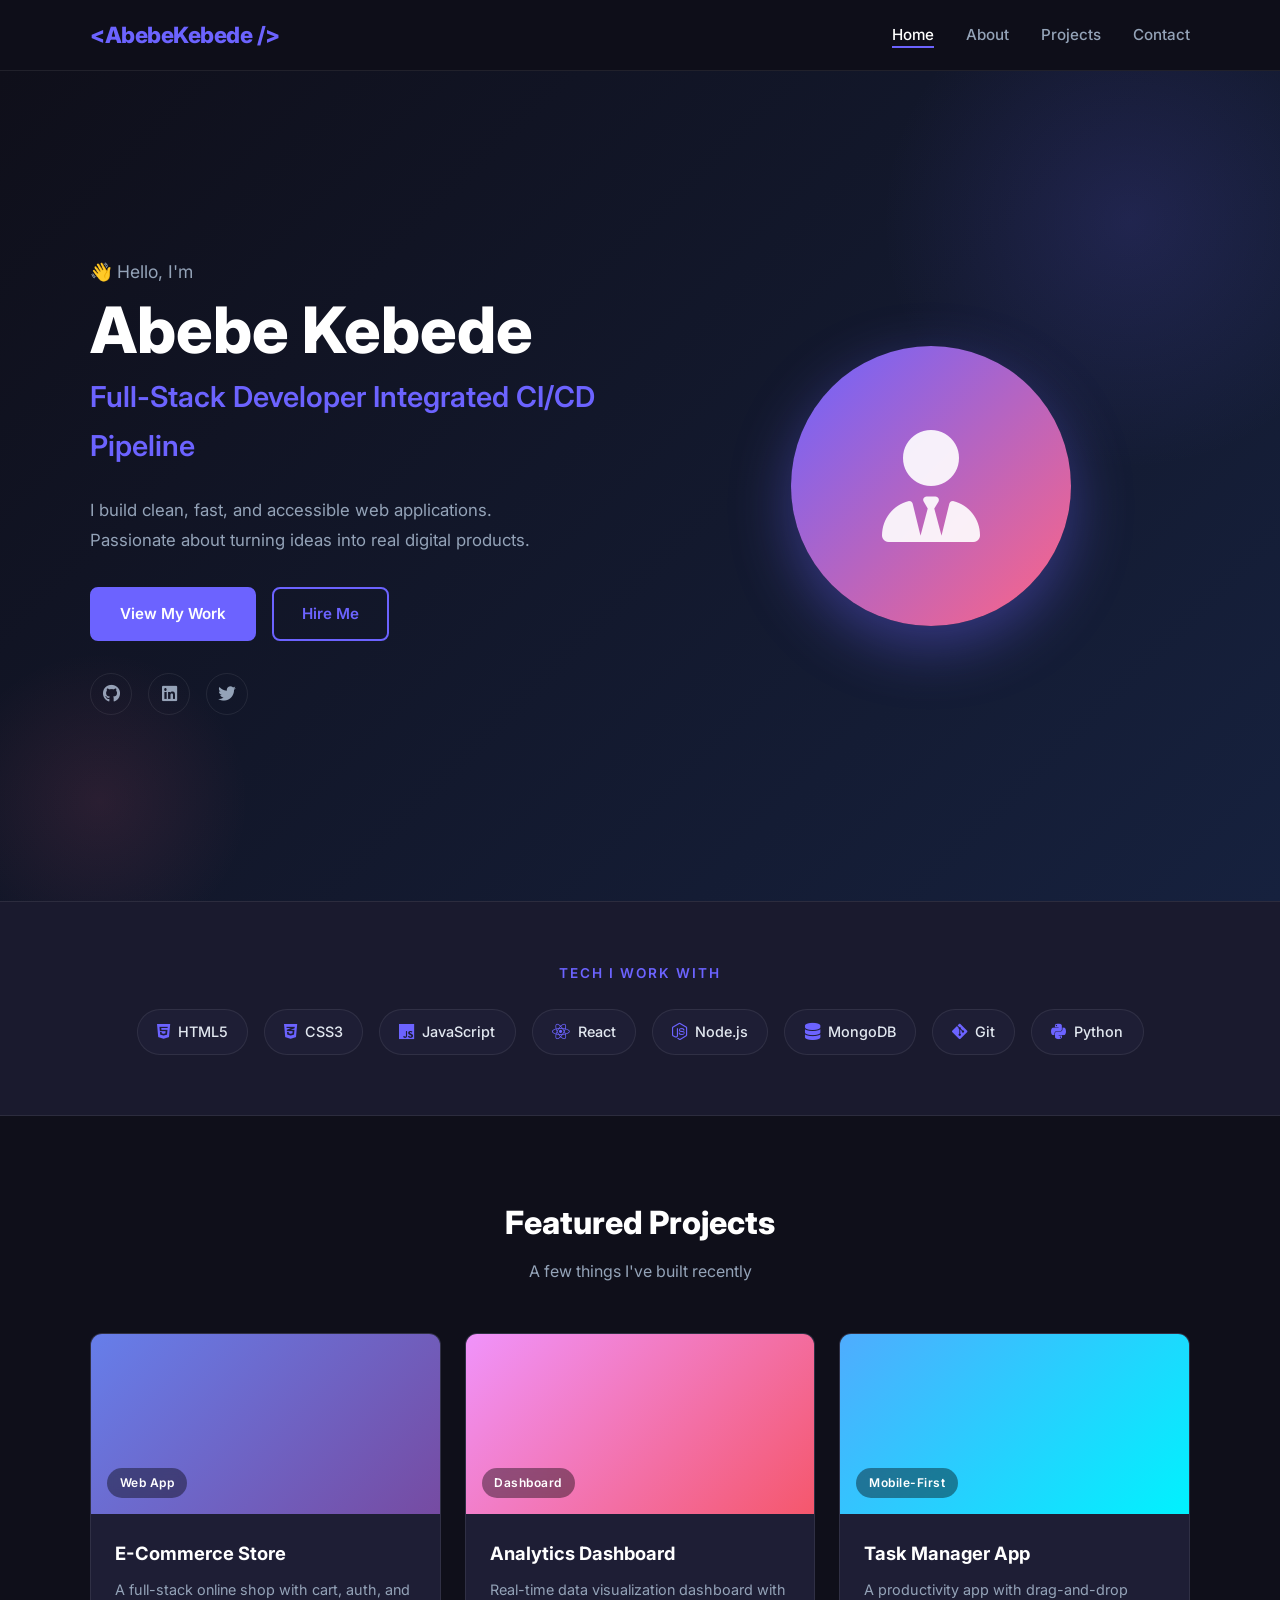
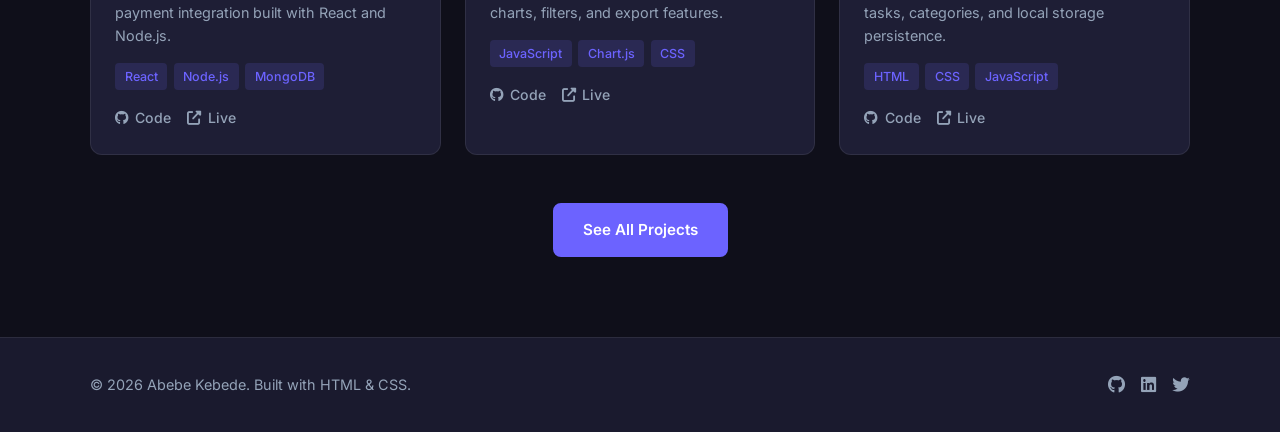
<file: index.html>
<!DOCTYPE html>
<html lang="en">
<head>
  <meta charset="UTF-8" />
  <meta name="viewport" content="width=device-width, initial-scale=1.0" />
  <title>Alex Dev | Portfolio</title>
  <link rel="stylesheet" href="portfolio.css" />
  <!-- Font Awesome for icons -->
  <link rel="stylesheet" href="https://cdnjs.cloudflare.com/ajax/libs/font-awesome/6.5.0/css/all.min.css" />
  <!-- Google Fonts -->
  <link href="https://fonts.googleapis.com/css2?family=Inter:wght@400;500;600;700;800&display=swap" rel="stylesheet" />
</head>
<body>

  <!-- ===== NAVBAR ===== -->
  <header class="navbar">
    <div class="container nav-inner">
      <a href="index.html" class="logo">&lt;AbebeKebede /&gt;</a>
      <nav>
        <ul class="nav-links">
          <li class="list"><a href="index.html" class="active">Home</a></li>
          <li><a href="about.html">About</a></li>
          <li><a href="projects.html">Projects</a></li>
          <li><a href="contact.html">Contact</a></li>
        </ul>
      </nav>
      <!-- Hamburger for mobile -->
      <button class="hamburger" id="hamburger" aria-label="Toggle menu">
        <span></span><span></span><span></span>
      </button>
    </div>
    <!-- Mobile menu -->
    <nav class="mobile-menu" id="mobileMenu">
      <ul>
        <li><a href="index.html">Home</a></li>
        <li><a href="about.html">About</a></li>
        <li><a href="projects.html">Projects</a></li>
        <li><a href="contact.html">Contact</a></li>
      </ul>
    </nav>
  </header>

  <!-- ===== HERO ===== -->
  <section class="hero">
    <div class="container hero-inner">
      <div class="hero-text">
        <p class="hero-greeting">👋 Hello, I'm</p>
        <h1 class="hero-name">Abebe Kebede</h1>
        <h2 class="hero-title">Full-Stack Developer Integrated CI/CD Pipeline</h2>
        <p class="hero-desc">
          I build clean, fast, and accessible web applications.
          Passionate about turning ideas into real digital products.
        </p>
        <div class="hero-btns">
          <a href="projects.html" class="btn btn-primary">View My Work</a>
          <a href="contact.html" class="btn btn-outline">Hire Me</a>
        </div>
        <div class="hero-socials">
          <a href="#" aria-label="GitHub"><i class="fab fa-github"></i></a>
          <a href="#" aria-label="LinkedIn"><i class="fab fa-linkedin"></i></a>
          <a href="#" aria-label="Twitter"><i class="fab fa-twitter"></i></a>
        </div>
      </div>
      <div class="hero-image">
        <div class="avatar-placeholder">
          <i class="fas fa-user-tie"></i>
        </div>
      </div>
    </div>
  </section>

  <!-- ===== SKILLS STRIP ===== -->
  <section class="skills-strip">
    <div class="container">
      <h3 class="section-label">Tech I Work With</h3>
      <div class="skills-grid">
        <div class="skill-badge"><i class="fab fa-html5"></i> HTML5</div>
        <div class="skill-badge"><i class="fab fa-css3-alt"></i> CSS3</div>
        <div class="skill-badge"><i class="fab fa-js"></i> JavaScript</div>
        <div class="skill-badge"><i class="fab fa-react"></i> React</div>
        <div class="skill-badge"><i class="fab fa-node-js"></i> Node.js</div>
        <div class="skill-badge"><i class="fas fa-database"></i> MongoDB</div>
        <div class="skill-badge"><i class="fab fa-git-alt"></i> Git</div>
        <div class="skill-badge"><i class="fab fa-python"></i> Python</div>
      </div>
    </div>
  </section>

  <!-- ===== FEATURED PROJECTS ===== -->
  <section class="section">
    <div class="container">
      <h2 class="section-title">Featured Projects</h2>
      <p class="section-sub">A few things I've built recently</p>
      <div class="projects-grid">

        <div class="project-card">
          <div class="project-img project-img-1">
            <span class="project-tag">Web App</span>
          </div>
          <div class="project-body">
            <h3>E-Commerce Store</h3>
            <p>A full-stack online shop with cart, auth, and payment integration built with React and Node.js.</p>
            <div class="project-tech">
              <span>React</span><span>Node.js</span><span>MongoDB</span>
            </div>
            <div class="project-links">
              <a href="#"><i class="fab fa-github"></i> Code</a>
              <a href="#"><i class="fas fa-external-link-alt"></i> Live</a>
            </div>
          </div>
        </div>

        <div class="project-card">
          <div class="project-img project-img-2">
            <span class="project-tag">Dashboard</span>
          </div>
          <div class="project-body">
            <h3>Analytics Dashboard</h3>
            <p>Real-time data visualization dashboard with charts, filters, and export features.</p>
            <div class="project-tech">
              <span>JavaScript</span><span>Chart.js</span><span>CSS</span>
            </div>
            <div class="project-links">
              <a href="#"><i class="fab fa-github"></i> Code</a>
              <a href="#"><i class="fas fa-external-link-alt"></i> Live</a>
            </div>
          </div>
        </div>

        <div class="project-card">
          <div class="project-img project-img-3">
            <span class="project-tag">Mobile-First</span>
          </div>
          <div class="project-body">
            <h3>Task Manager App</h3>
            <p>A productivity app with drag-and-drop tasks, categories, and local storage persistence.</p>
            <div class="project-tech">
              <span>HTML</span><span>CSS</span><span>JavaScript</span>
            </div>
            <div class="project-links">
              <a href="#"><i class="fab fa-github"></i> Code</a>
              <a href="#"><i class="fas fa-external-link-alt"></i> Live</a>
            </div>
          </div>
        </div>

      </div>
      <div class="center-btn">
        <a href="projects.html" class="btn btn-primary">See All Projects</a>
      </div>
    </div>
  </section>

  <!-- ===== FOOTER ===== -->
  <footer class="footer">
    <div class="container footer-inner">
      <p>&copy; 2026 Abebe Kebede. Built with HTML &amp; CSS.</p>
      <div class="footer-socials">
        <a href="#" aria-label="GitHub"><i class="fab fa-github"></i></a>
        <a href="#" aria-label="LinkedIn"><i class="fab fa-linkedin"></i></a>
        <a href="#" aria-label="Twitter"><i class="fab fa-twitter"></i></a>
      </div>
    </div>
  </footer>

  <script>
    // Simple hamburger toggle (no framework needed)
    const btn = document.getElementById('hamburger');
    const menu = document.getElementById('mobileMenu');
    btn.addEventListener('click', () => {
      menu.classList.toggle('open');
      btn.classList.toggle('active');
    });
  </script>

</body>
</html>
</file>
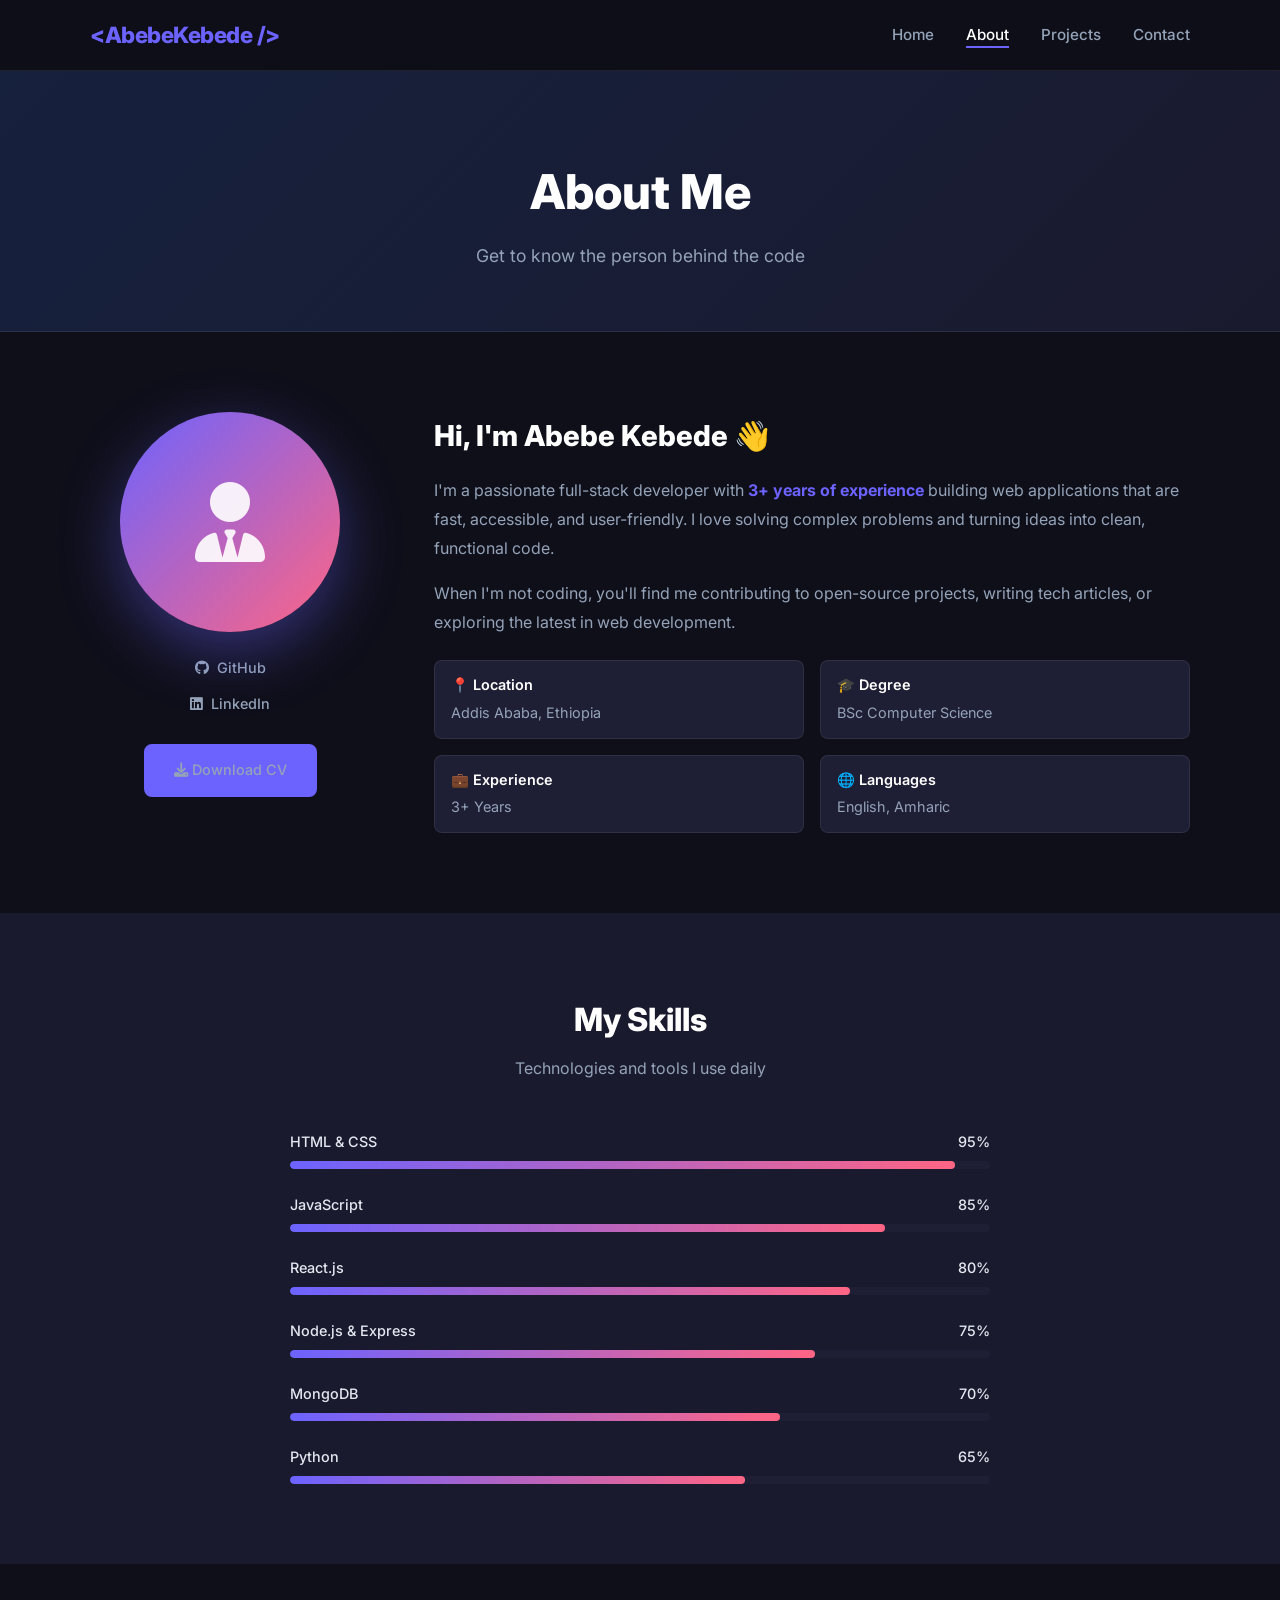
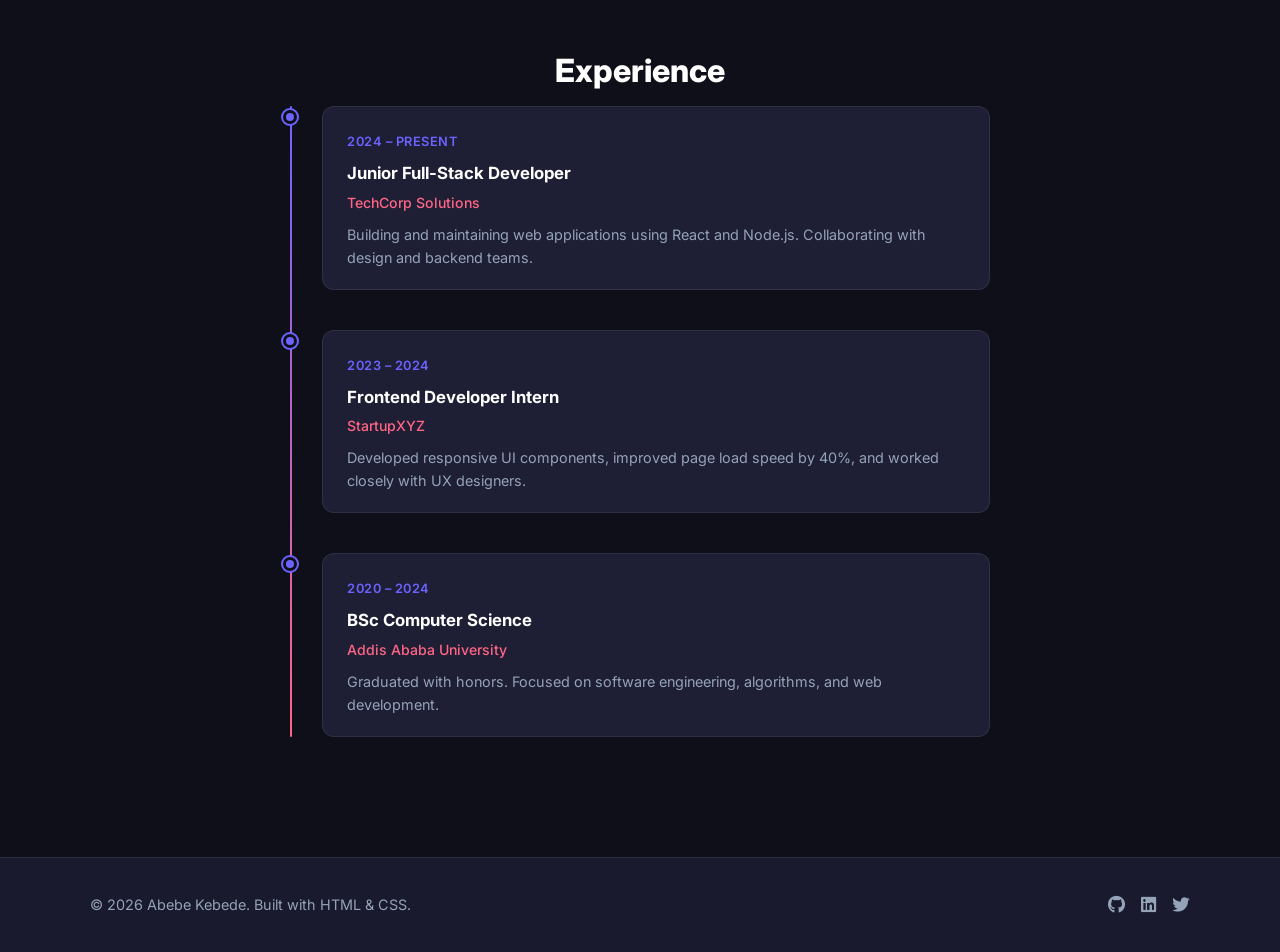
<file: about.html>
<!DOCTYPE html>
<html lang="en">
<head>
  <meta charset="UTF-8" />
  <meta name="viewport" content="width=device-width, initial-scale=1.0" />
  <title>About | Alex Dev</title>
  <link rel="stylesheet" href="portfolio.css" />
  <link rel="stylesheet" href="https://cdnjs.cloudflare.com/ajax/libs/font-awesome/6.5.0/css/all.min.css" />
  <link href="https://fonts.googleapis.com/css2?family=Inter:wght@400;500;600;700;800&display=swap" rel="stylesheet" />
</head>
<body>

  <!-- ===== NAVBAR ===== -->
  <header class="navbar">
    <div class="container nav-inner">
      <a href="index.html" class="logo">&lt;AbebeKebede /&gt;</a>
      <nav>
        <ul class="nav-links">
          <li><a href="index.html">Home</a></li>
          <li><a href="about.html" class="active">About</a></li>
          <li><a href="projects.html">Projects</a></li>
          <li><a href="contact.html">Contact</a></li>
        </ul>
      </nav>
      <button class="hamburger" id="hamburger" aria-label="Toggle menu">
        <span></span><span></span><span></span>
      </button>
    </div>
    <nav class="mobile-menu" id="mobileMenu">
      <ul>
        <li><a href="index.html">Home</a></li>
        <li><a href="about.html">About</a></li>
        <li><a href="projects.html">Projects</a></li>
        <li><a href="contact.html">Contact</a></li>
      </ul>
    </nav>
  </header>

  <!-- ===== PAGE HERO ===== -->
  <section class="page-hero">
    <div class="container">
      <h1>About Me</h1>
      <p>Get to know the person behind the code</p>
    </div>
  </section>

  <!-- ===== ABOUT CONTENT ===== -->
  <section class="section">
    <div class="container about-grid">

      <!-- Avatar -->
      <div class="about-image">
        <div class="avatar-placeholder large">
          <i class="fas fa-user-tie"></i>
        </div>
        <div class="about-socials">
          <a href="#"><i class="fab fa-github"></i> GitHub</a>
          <a href="#"><i class="fab fa-linkedin"></i> LinkedIn</a>
          <a href="#" class="btn btn-primary" style="margin-top: 1rem; display:inline-block;">
            <i class="fas fa-download"></i> Download CV
          </a>
        </div>
      </div>

      <!-- Bio -->
      <div class="about-bio">
        <h2>Hi, I'm Abebe Kebede 👋</h2>
        <p>
          I'm a passionate full-stack developer with <strong>3+ years of experience</strong> building
          web applications that are fast, accessible, and user-friendly. I love solving complex
          problems and turning ideas into clean, functional code.
        </p>
        <p>
          When I'm not coding, you'll find me contributing to open-source projects, writing
          tech articles, or exploring the latest in web development.
        </p>

        <div class="info-grid">
          <div class="info-item"><span>📍 Location</span> Addis Ababa, Ethiopia</div>
          <div class="info-item"><span>🎓 Degree</span> BSc Computer Science</div>
          <div class="info-item"><span>💼 Experience</span> 3+ Years</div>
          <div class="info-item"><span>🌐 Languages</span> English, Amharic</div>
        </div>
      </div>
    </div>
  </section>

  <!-- ===== SKILLS ===== -->
  <section class="section bg-light">
    <div class="container">
      <h2 class="section-title">My Skills</h2>
      <p class="section-sub">Technologies and tools I use daily</p>

      <div class="skills-bars">

        <div class="skill-row">
          <div class="skill-info"><span>HTML &amp; CSS</span><span>95%</span></div>
          <div class="skill-bar"><div class="skill-fill" style="width: 95%;"></div></div>
        </div>

        <div class="skill-row">
          <div class="skill-info"><span>JavaScript</span><span>85%</span></div>
          <div class="skill-bar"><div class="skill-fill" style="width: 85%;"></div></div>
        </div>

        <div class="skill-row">
          <div class="skill-info"><span>React.js</span><span>80%</span></div>
          <div class="skill-bar"><div class="skill-fill" style="width: 80%;"></div></div>
        </div>

        <div class="skill-row">
          <div class="skill-info"><span>Node.js &amp; Express</span><span>75%</span></div>
          <div class="skill-bar"><div class="skill-fill" style="width: 75%;"></div></div>
        </div>

        <div class="skill-row">
          <div class="skill-info"><span>MongoDB</span><span>70%</span></div>
          <div class="skill-bar"><div class="skill-fill" style="width: 70%;"></div></div>
        </div>

        <div class="skill-row">
          <div class="skill-info"><span>Python</span><span>65%</span></div>
          <div class="skill-bar"><div class="skill-fill" style="width: 65%;"></div></div>
        </div>

      </div>
    </div>
  </section>

  <!-- ===== EXPERIENCE TIMELINE ===== -->
  <section class="section">
    <div class="container">
      <h2 class="section-title">Experience</h2>
      <div class="timeline">

        <div class="timeline-item">
          <div class="timeline-dot"></div>
          <div class="timeline-content">
            <span class="timeline-date">2024 – Present</span>
            <h3>Junior Full-Stack Developer</h3>
            <p class="timeline-company">TechCorp Solutions</p>
            <p>Building and maintaining web applications using React and Node.js. Collaborating with design and backend teams.</p>
          </div>
        </div>

        <div class="timeline-item">
          <div class="timeline-dot"></div>
          <div class="timeline-content">
            <span class="timeline-date">2023 – 2024</span>
            <h3>Frontend Developer Intern</h3>
            <p class="timeline-company">StartupXYZ</p>
            <p>Developed responsive UI components, improved page load speed by 40%, and worked closely with UX designers.</p>
          </div>
        </div>

        <div class="timeline-item">
          <div class="timeline-dot"></div>
          <div class="timeline-content">
            <span class="timeline-date">2020 – 2024</span>
            <h3>BSc Computer Science</h3>
            <p class="timeline-company">Addis Ababa University</p>
            <p>Graduated with honors. Focused on software engineering, algorithms, and web development.</p>
          </div>
        </div>

      </div>
    </div>
  </section>

  <!-- ===== FOOTER ===== -->
  <footer class="footer">
    <div class="container footer-inner">
      <p>&copy; 2026 Abebe Kebede. Built with HTML &amp; CSS.</p>
      <div class="footer-socials">
        <a href="#"><i class="fab fa-github"></i></a>
        <a href="#"><i class="fab fa-linkedin"></i></a>
        <a href="#"><i class="fab fa-twitter"></i></a>
      </div>
    </div>
  </footer>

  <script>
    const btn = document.getElementById('hamburger');
    const menu = document.getElementById('mobileMenu');
    btn.addEventListener('click', () => {
      menu.classList.toggle('open');
      btn.classList.toggle('active');
    });
  </script>

</body>
</html>
</file>
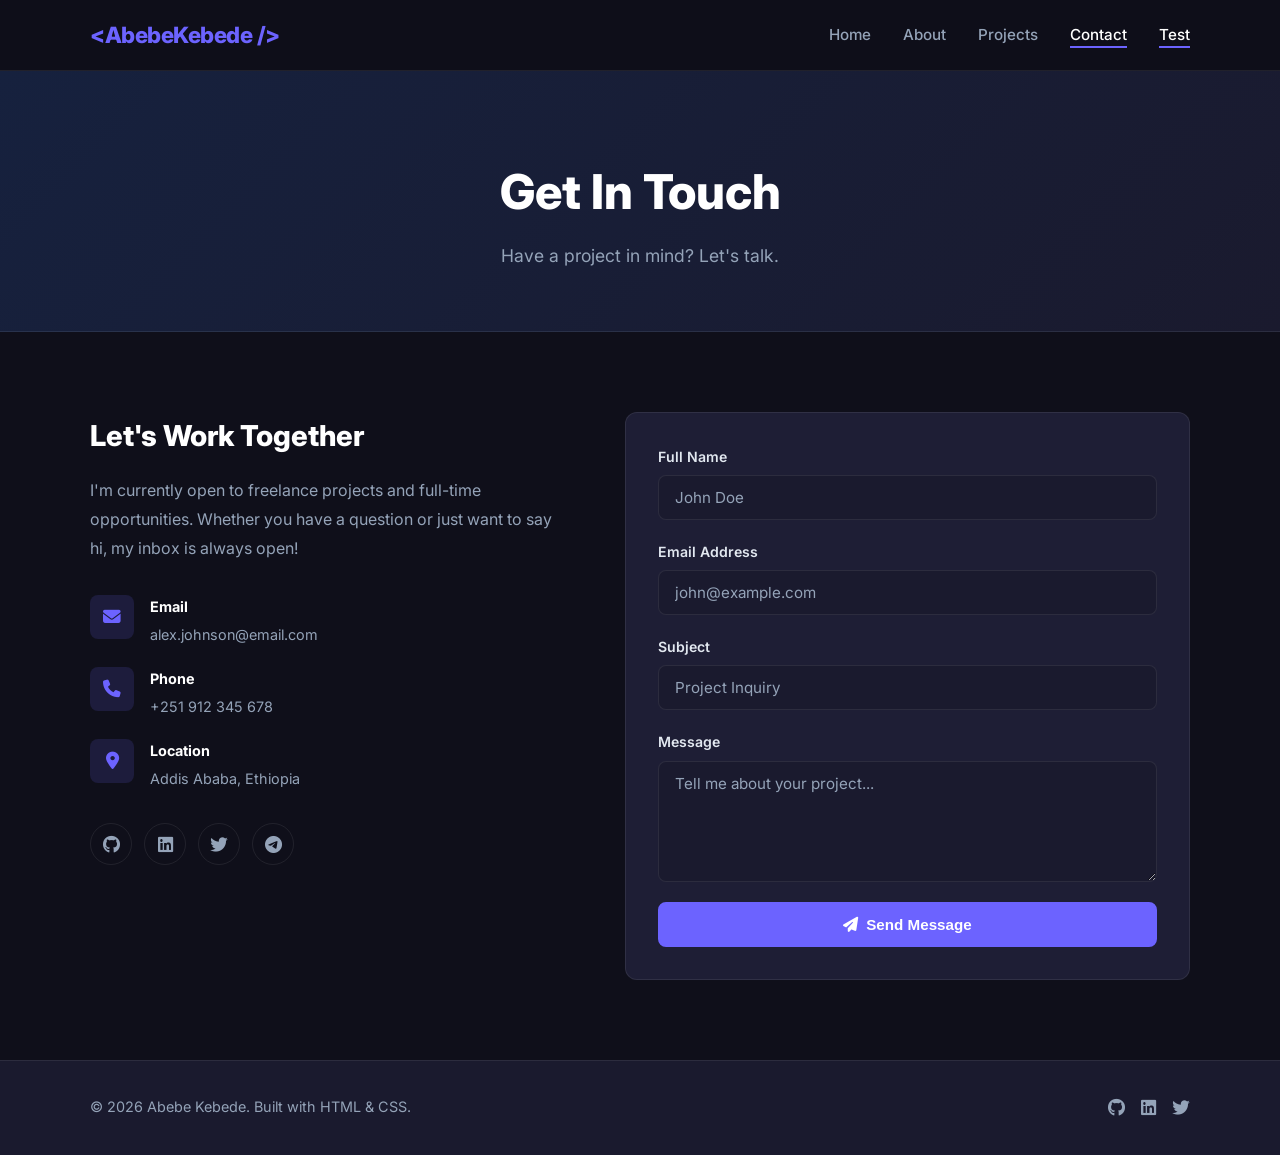
<file: contact.html>
<!DOCTYPE html>
<html lang="en">
<head>
  <meta charset="UTF-8" />
  <meta name="viewport" content="width=device-width, initial-scale=1.0" />
  <title>Contact | Alex Dev</title>
  <link rel="stylesheet" href="portfolio.css" />
  <link rel="stylesheet" href="https://cdnjs.cloudflare.com/ajax/libs/font-awesome/6.5.0/css/all.min.css" />
  <link href="https://fonts.googleapis.com/css2?family=Inter:wght@400;500;600;700;800&display=swap" rel="stylesheet" />
</head>
<body>

  <!-- ===== NAVBAR ===== -->
  <header class="navbar">
    <div class="container nav-inner">
      <a href="index.html" class="logo">&lt;AbebeKebede /&gt;</a>
      <nav>
        <ul class="nav-links">
          <li><a href="index.html">Home</a></li>
          <li><a href="about.html">About</a></li>
          <li><a href="projects.html">Projects</a></li>
          <li><a href="contact.html" class="active">Contact</a></li>
          <li><a href="contact.html" class="active">Test</a></li>
        </ul>
      </nav>
      <button class="hamburger" id="hamburger" aria-label="Toggle menu">
        <span></span><span></span><span></span>
      </button>
    </div>
    <nav class="mobile-menu" id="mobileMenu">
      <ul>
        <li><a href="index.html">Home</a></li>
        <li><a href="about.html">About</a></li>
        <li><a href="projects.html">Projects</a></li>
        <li><a href="contact.html">Contact</a></li>
      </ul>
    </nav>
  </header>

  <!-- ===== PAGE HERO ===== -->
  <section class="page-hero">
    <div class="container">
      <h1>Get In Touch</h1>
      <p>Have a project in mind? Let's talk.</p>
    </div>
  </section>

  <!-- ===== CONTACT SECTION ===== -->
  <section class="section">
    <div class="container contact-grid">

      <!-- Contact Info -->
      <div class="contact-info">
        <h2>Let's Work Together</h2>
        <p>
          I'm currently open to freelance projects and full-time opportunities.
          Whether you have a question or just want to say hi, my inbox is always open!
        </p>

        <div class="contact-details">
          <div class="contact-item">
            <div class="contact-icon"><i class="fas fa-envelope"></i></div>
            <div>
              <strong>Email</strong>
              <p>alex.johnson@email.com</p>
            </div>
          </div>
          <div class="contact-item">
            <div class="contact-icon"><i class="fas fa-phone"></i></div>
            <div>
              <strong>Phone</strong>
              <p>+251 912 345 678</p>
            </div>
          </div>
          <div class="contact-item">
            <div class="contact-icon"><i class="fas fa-map-marker-alt"></i></div>
            <div>
              <strong>Location</strong>
              <p>Addis Ababa, Ethiopia</p>
            </div>
          </div>
        </div>

        <div class="contact-socials">
          <a href="#" aria-label="GitHub"><i class="fab fa-github"></i></a>
          <a href="#" aria-label="LinkedIn"><i class="fab fa-linkedin"></i></a>
          <a href="#" aria-label="Twitter"><i class="fab fa-twitter"></i></a>
          <a href="#" aria-label="Telegram"><i class="fab fa-telegram"></i></a>
        </div>
      </div>

      <!-- Contact Form -->
      <div class="contact-form-wrap">
        <form class="contact-form" id="contactForm" novalidate>
          <div class="form-group">
            <label for="name">Full Name</label>
            <input type="text" id="name" name="name" placeholder="John Doe" required />
          </div>
          <div class="form-group">
            <label for="email">Email Address</label>
            <input type="email" id="email" name="email" placeholder="john@example.com" required />
          </div>
          <div class="form-group">
            <label for="subject">Subject</label>
            <input type="text" id="subject" name="subject" placeholder="Project Inquiry" required />
          </div>
          <div class="form-group">
            <label for="message">Message</label>
            <textarea id="message" name="message" rows="5" placeholder="Tell me about your project..." required></textarea>
          </div>
          <p id="formStatus" class="form-status" role="status" aria-live="polite" hidden></p>
          <button type="submit" class="btn btn-primary btn-full" id="submitBtn">
            <i class="fas fa-paper-plane"></i> Send Message
          </button>
        </form>
      </div>

    </div>
  </section>

  <!-- ===== FOOTER ===== -->
  <footer class="footer">
    <div class="container footer-inner">
      <p>&copy; 2026 Abebe Kebede. Built with HTML &amp; CSS.</p>
      <div class="footer-socials">
        <a href="#"><i class="fab fa-github"></i></a>
        <a href="#"><i class="fab fa-linkedin"></i></a>
        <a href="#"><i class="fab fa-twitter"></i></a>
      </div>
    </div>
  </footer>

  <script>
    const btn = document.getElementById('hamburger');
    const menu = document.getElementById('mobileMenu');
    btn.addEventListener('click', () => {
      menu.classList.toggle('open');
      btn.classList.toggle('active');
    });

    // Change this to your deployed API URL (e.g. https://api.yourdomain.com)
    const API_BASE = window.PORTFOLIO_API_URL || 'https://api.justcare.et';

    const form = document.getElementById('contactForm');
    const statusEl = document.getElementById('formStatus');
    const submitBtn = document.getElementById('submitBtn');

    function setStatus(message, isError) {
      statusEl.hidden = false;
      statusEl.textContent = message;
      statusEl.style.color = isError ? '#e74c3c' : '#27ae60';
    }

    
  </script>

</body>
</html>
</file>
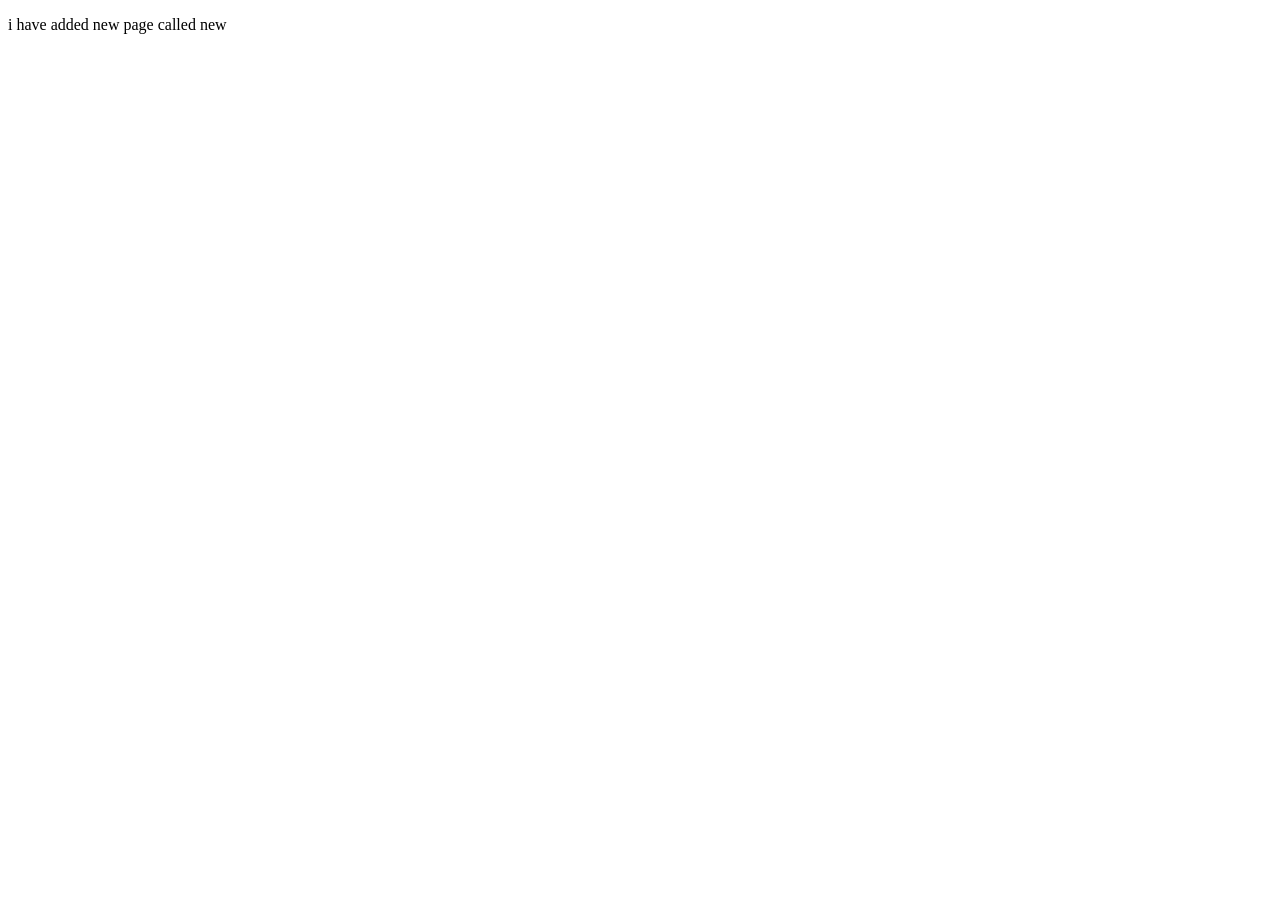
<file: new.html>
<!DOCTYPE html>
<html lang="en">
<head>
    <meta charset="UTF-8">
    <meta name="viewport" content="width=device-width, initial-scale=1.0">
    <title>Document</title>
</head>
<body>
    <p>i have added new page called new </p>
</body>
</html>
</file>
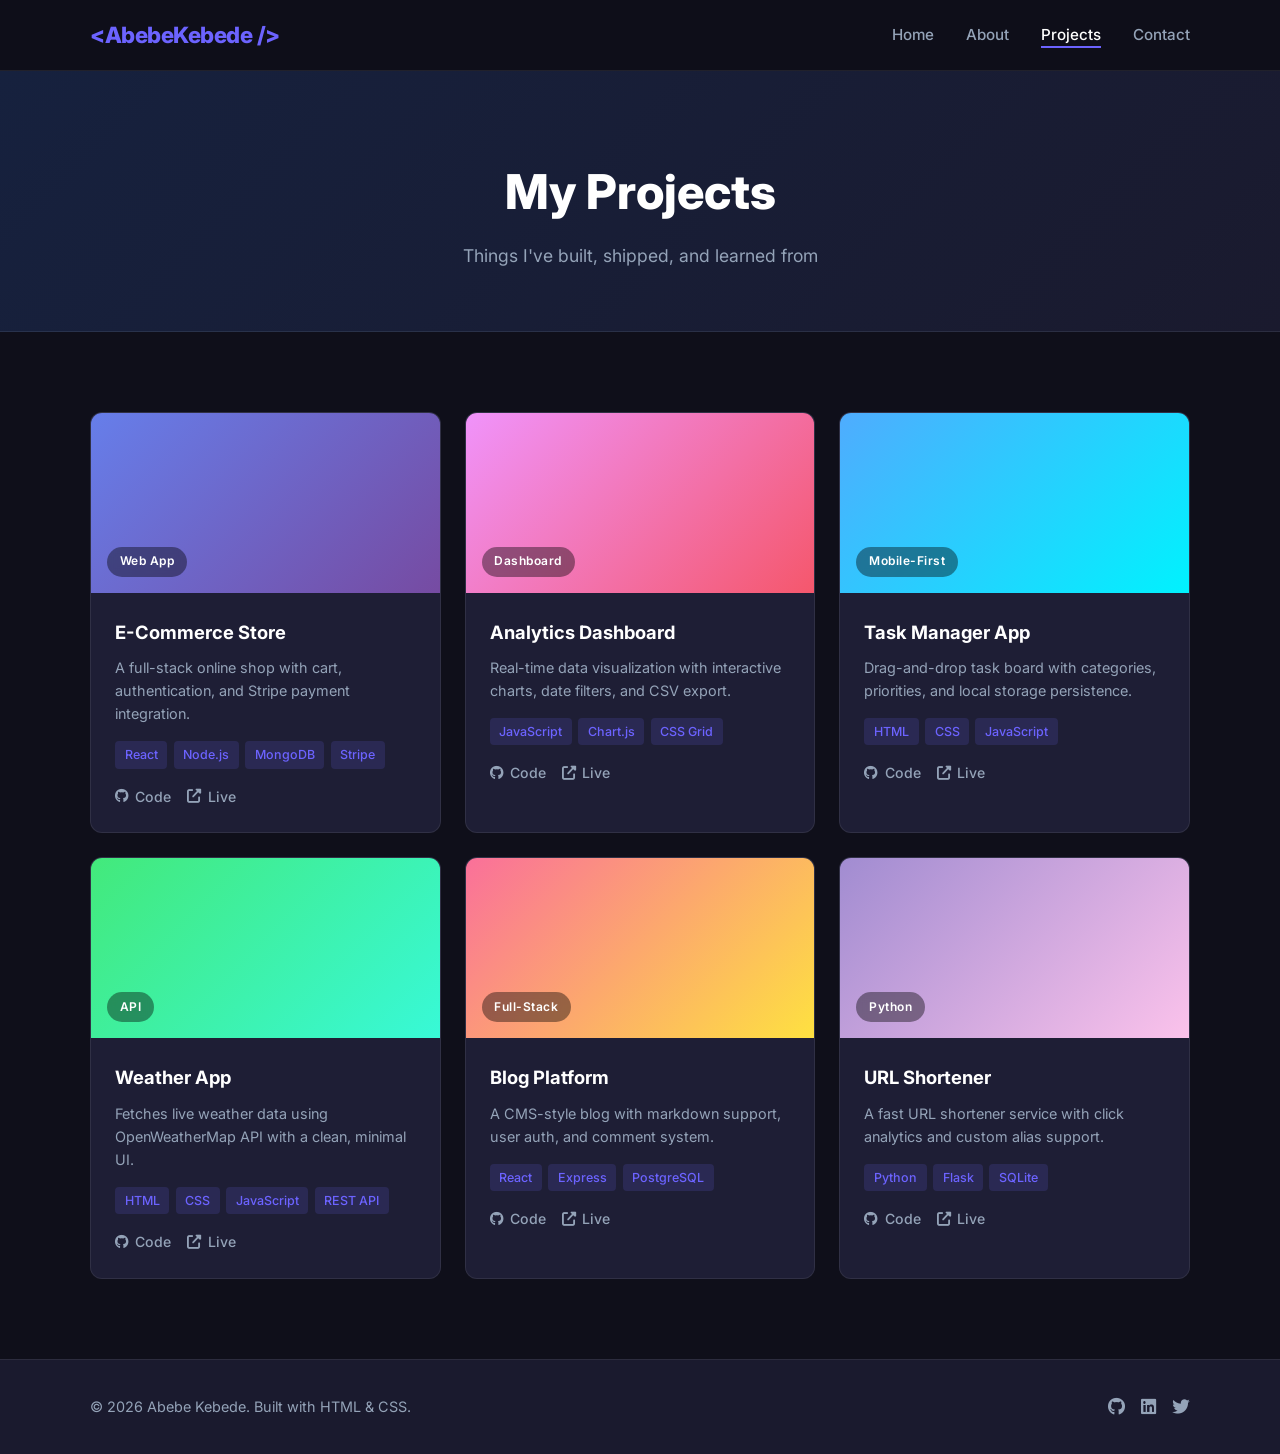
<file: projects.html>
<!DOCTYPE html>
<html lang="en">
<head>
  <meta charset="UTF-8" />
  <meta name="viewport" content="width=device-width, initial-scale=1.0" />
  <title>Projects | Alex Dev</title>
  <link rel="stylesheet" href="portfolio.css" />
  <link rel="stylesheet" href="https://cdnjs.cloudflare.com/ajax/libs/font-awesome/6.5.0/css/all.min.css" />
  <link href="https://fonts.googleapis.com/css2?family=Inter:wght@400;500;600;700;800&display=swap" rel="stylesheet" />
</head>
<body>

  <!-- ===== NAVBAR ===== -->
  <header class="navbar">
    <div class="container nav-inner">
      <a href="index.html" class="logo">&lt;AbebeKebede /&gt;</a>
      <nav>
        <ul class="nav-links">
          <li><a href="index.html">Home</a></li>
          <li><a href="about.html">About</a></li>
          <li><a href="projects.html" class="active">Projects</a></li>
          <li><a href="contact.html">Contact</a></li>
        </ul>
      </nav>
      <button class="hamburger" id="hamburger" aria-label="Toggle menu">
        <span></span><span></span><span></span>
      </button>
    </div>
    <nav class="mobile-menu" id="mobileMenu">
      <ul>
        <li><a href="index.html">Home</a></li>
        <li><a href="about.html">About</a></li>
        <li><a href="projects.html">Projects</a></li>
        <li><a href="contact.html">Contact</a></li>
      </ul>
    </nav>
  </header>

  <!-- ===== PAGE HERO ===== -->
  <section class="page-hero">
    <div class="container">
      <h1>My Projects</h1>
      <p>Things I've built, shipped, and learned from</p>
    </div>
  </section>

  <!-- ===== PROJECTS GRID ===== -->
  <section class="section">
    <div class="container">
      <div class="projects-grid">

        <div class="project-card">
          <div class="project-img project-img-1">
            <span class="project-tag">Web App</span>
          </div>
          <div class="project-body">
            <h3>E-Commerce Store</h3>
            <p>A full-stack online shop with cart, authentication, and Stripe payment integration.</p>
            <div class="project-tech">
              <span>React</span><span>Node.js</span><span>MongoDB</span><span>Stripe</span>
            </div>
            <div class="project-links">
              <a href="#"><i class="fab fa-github"></i> Code</a>
              <a href="#"><i class="fas fa-external-link-alt"></i> Live</a>
            </div>
          </div>
        </div>

        <div class="project-card">
          <div class="project-img project-img-2">
            <span class="project-tag">Dashboard</span>
          </div>
          <div class="project-body">
            <h3>Analytics Dashboard</h3>
            <p>Real-time data visualization with interactive charts, date filters, and CSV export.</p>
            <div class="project-tech">
              <span>JavaScript</span><span>Chart.js</span><span>CSS Grid</span>
            </div>
            <div class="project-links">
              <a href="#"><i class="fab fa-github"></i> Code</a>
              <a href="#"><i class="fas fa-external-link-alt"></i> Live</a>
            </div>
          </div>
        </div>

        <div class="project-card">
          <div class="project-img project-img-3">
            <span class="project-tag">Mobile-First</span>
          </div>
          <div class="project-body">
            <h3>Task Manager App</h3>
            <p>Drag-and-drop task board with categories, priorities, and local storage persistence.</p>
            <div class="project-tech">
              <span>HTML</span><span>CSS</span><span>JavaScript</span>
            </div>
            <div class="project-links">
              <a href="#"><i class="fab fa-github"></i> Code</a>
              <a href="#"><i class="fas fa-external-link-alt"></i> Live</a>
            </div>
          </div>
        </div>

        <div class="project-card">
          <div class="project-img project-img-4">
            <span class="project-tag">API</span>
          </div>
          <div class="project-body">
            <h3>Weather App</h3>
            <p>Fetches live weather data using OpenWeatherMap API with a clean, minimal UI.</p>
            <div class="project-tech">
              <span>HTML</span><span>CSS</span><span>JavaScript</span><span>REST API</span>
            </div>
            <div class="project-links">
              <a href="#"><i class="fab fa-github"></i> Code</a>
              <a href="#"><i class="fas fa-external-link-alt"></i> Live</a>
            </div>
          </div>
        </div>

        <div class="project-card">
          <div class="project-img project-img-5">
            <span class="project-tag">Full-Stack</span>
          </div>
          <div class="project-body">
            <h3>Blog Platform</h3>
            <p>A CMS-style blog with markdown support, user auth, and comment system.</p>
            <div class="project-tech">
              <span>React</span><span>Express</span><span>PostgreSQL</span>
            </div>
            <div class="project-links">
              <a href="#"><i class="fab fa-github"></i> Code</a>
              <a href="#"><i class="fas fa-external-link-alt"></i> Live</a>
            </div>
          </div>
        </div>

        <div class="project-card">
          <div class="project-img project-img-6">
            <span class="project-tag">Python</span>
          </div>
          <div class="project-body">
            <h3>URL Shortener</h3>
            <p>A fast URL shortener service with click analytics and custom alias support.</p>
            <div class="project-tech">
              <span>Python</span><span>Flask</span><span>SQLite</span>
            </div>
            <div class="project-links">
              <a href="#"><i class="fab fa-github"></i> Code</a>
              <a href="#"><i class="fas fa-external-link-alt"></i> Live</a>
            </div>
          </div>
        </div>

      </div>
    </div>
  </section>

  <!-- ===== FOOTER ===== -->
  <footer class="footer">
    <div class="container footer-inner">
      <p>&copy; 2026 Abebe Kebede. Built with HTML &amp; CSS.</p>
      <div class="footer-socials">
        <a href="#"><i class="fab fa-github"></i></a>
        <a href="#"><i class="fab fa-linkedin"></i></a>
        <a href="#"><i class="fab fa-twitter"></i></a>
      </div>
    </div>
  </footer>

  <script>
    const btn = document.getElementById('hamburger');
    const menu = document.getElementById('mobileMenu');
    btn.addEventListener('click', () => {
      menu.classList.toggle('open');
      btn.classList.toggle('active');
    });
  </script>

</body>
</html>
</file>
<file: portfolio.css>
/* ===== CSS VARIABLES ===== */
:root {
  --primary:     #6c63ff;
  --primary-dark:#5a52d5;
  --accent:      #ff6584;
  --dark:        #0f0f1a;
  --dark-2:      #1a1a2e;
  --dark-3:      #16213e;
  --text:        #e2e8f0;
  --text-muted:  #94a3b8;
  --white:       #ffffff;
  --light-bg:    #f8fafc;
  --border:      rgba(255,255,255,0.08);
  --card-bg:     #1e1e35;
  --radius:      12px;
  --radius-sm:   8px;
  --shadow:      0 4px 24px rgba(0,0,0,0.3);
  --transition:  0.3s ease;
  --font:        'Inter', sans-serif;

}

/* ===== RESET & BASE ===== */
*, *::before, *::after {
  box-sizing: border-box;
  margin: 0;
  padding: 0;
}

html {
  scroll-behavior: smooth;
}

body {
  font-family: var(--font);
  background-color: var(--dark);
  color: var(--text);
  line-height: 1.7;
  font-size: 16px;
}

a {
  text-decoration: none;
  color: inherit;
  transition: color var(--transition);
}

ul {
  list-style: none;
}

img {
  max-width: 100%;
  display: block;
}

/* ===== CONTAINER ===== */
.container {
  width: 90%;
  max-width: 1100px;
  margin: 0 auto;
}

/* ===== SECTION SPACING ===== */
.section {
  padding: 80px 0;
}

.bg-light {
  background-color: var(--dark-2);
}

/* ===== SECTION HEADINGS ===== */
.section-title {
  font-size: 2rem;
  font-weight: 800;
  text-align: center;
  margin-bottom: 0.5rem;
  color: var(--white);
}

.section-sub {
  text-align: center;
  color: var(--text-muted);
  margin-bottom: 3rem;
  font-size: 1rem;
}

.section-label {
  text-align: center;
  font-size: 0.85rem;
  text-transform: uppercase;
  letter-spacing: 2px;
  color: var(--primary);
  margin-bottom: 1.5rem;
  font-weight: 600;
}

/* ===== BUTTONS ===== */
.btn {
  display: inline-flex;
  align-items: center;
  gap: 0.5rem;
  padding: 0.75rem 1.75rem;
  border-radius: var(--radius-sm);
  font-size: 0.95rem;
  font-weight: 600;
  cursor: pointer;
  transition: all var(--transition);
  border: 2px solid transparent;
}

.btn-primary {
  background-color: var(--primary);
  color: var(--white);
  border-color: var(--primary);
}

.btn-primary:hover {
  background-color: var(--primary-dark);
  border-color: var(--primary-dark);
  transform: translateY(-2px);
  box-shadow: 0 8px 20px rgba(108, 99, 255, 0.4);
}

.btn-outline {
  background-color: transparent;
  color: var(--primary);
  border-color: var(--primary);
}

.btn-outline:hover {
  background-color: var(--primary);
  color: var(--white);
  transform: translateY(-2px);
}

.btn-full {
  width: 100%;
  justify-content: center;
}

.center-btn {
  text-align: center;
  margin-top: 3rem;
}

/* =============================================
   NAVBAR
   ============================================= */
.navbar {
  position: sticky;
  top: 0;
  z-index: 1000;
  background-color: rgba(15, 15, 26, 0.95);
  backdrop-filter: blur(10px);
  border-bottom: 1px solid var(--border);
}

.nav-inner {
  display: flex;
  align-items: center;
  justify-content: space-between;
  height: 70px;
}

.logo {
  font-size: 1.4rem;
  font-weight: 800;
  color: var(--primary);
  letter-spacing: -0.5px;
}

.nav-links {
  display: flex;
  gap: 2rem;
}

.nav-links a {
  color: var(--text-muted);
  font-weight: 500;
  font-size: 0.95rem;
  position: relative;
  padding-bottom: 4px;
}

.nav-links a::after {
  content: '';
  position: absolute;
  bottom: 0;
  left: 0;
  width: 0;
  height: 2px;
  background-color: var(--primary);
  transition: width var(--transition);
}

.nav-links a:hover,
.nav-links a.active {
  color: var(--white);
}

.nav-links a:hover::after,
.nav-links a.active::after {
  width: 100%;
}

/* Hamburger */
.hamburger {
  display: none;
  flex-direction: column;
  gap: 5px;
  background: none;
  border: none;
  cursor: pointer;
  padding: 4px;
}

.hamburger span {
  display: block;
  width: 24px;
  height: 2px;
  background-color: var(--text);
  border-radius: 2px;
  transition: all var(--transition);
}

.hamburger.active span:nth-child(1) {
  transform: translateY(7px) rotate(45deg);
}
.hamburger.active span:nth-child(2) {
  opacity: 0;
}
.hamburger.active span:nth-child(3) {
  transform: translateY(-7px) rotate(-45deg);
}

/* Mobile menu */
.mobile-menu {
  display: none;
  background-color: var(--dark-2);
  border-top: 1px solid var(--border);
}

.mobile-menu.open {
  display: block;
}

.mobile-menu ul {
  padding: 1rem 0;
}

.mobile-menu li a {
  display: block;
  padding: 0.75rem 1.5rem;
  color: var(--text-muted);
  font-weight: 500;
  transition: all var(--transition);
}

.mobile-menu li a:hover {
  color: var(--white);
  background-color: rgba(108, 99, 255, 0.1);
  padding-left: 2rem;
}

/* =============================================
   HERO SECTION
   ============================================= */
.hero {
  min-height: calc(100vh - 70px);
  display: flex;
  align-items: center;
  background: linear-gradient(135deg, var(--dark) 0%, var(--dark-3) 100%);
  position: relative;
  overflow: hidden;
}

/* Decorative background circles */
.hero::before {
  content: '';
  position: absolute;
  width: 500px;
  height: 500px;
  border-radius: 50%;
  background: radial-gradient(circle, rgba(108,99,255,0.15) 0%, transparent 70%);
  top: -100px;
  right: -100px;
  pointer-events: none;
}

.hero::after {
  content: '';
  position: absolute;
  width: 300px;
  height: 300px;
  border-radius: 50%;
  background: radial-gradient(circle, rgba(255,101,132,0.1) 0%, transparent 70%);
  bottom: -50px;
  left: -50px;
  pointer-events: none;
}

.hero-inner {
  display: grid;
  grid-template-columns: 1fr 1fr;
  gap: 4rem;
  align-items: center;
  padding: 80px 0;
}

.hero-greeting {
  font-size: 1.1rem;
  color: var(--text-muted);
  margin-bottom: 0.5rem;
}

.hero-name {
  font-size: clamp(2.5rem, 5vw, 4rem);
  font-weight: 800;
  color: var(--white);
  line-height: 1.1;
  margin-bottom: 0.5rem;
}

.hero-title {
  font-size: clamp(1.2rem, 2.5vw, 1.8rem);
  font-weight: 600;
  color: var(--primary);
  margin-bottom: 1.5rem;
}

.hero-desc {
  color: var(--text-muted);
  font-size: 1.05rem;
  max-width: 480px;
  margin-bottom: 2rem;
  line-height: 1.8;
}

.hero-btns {
  display: flex;
  gap: 1rem;
  flex-wrap: wrap;
  margin-bottom: 2rem;
}

.hero-socials {
  display: flex;
  gap: 1rem;
}

.hero-socials a {
  width: 42px;
  height: 42px;
  border-radius: 50%;
  border: 1px solid var(--border);
  display: flex;
  align-items: center;
  justify-content: center;
  color: var(--text-muted);
  font-size: 1.1rem;
  transition: all var(--transition);
}

.hero-socials a:hover {
  border-color: var(--primary);
  color: var(--primary);
  transform: translateY(-3px);
}

/* Avatar placeholder */
.avatar-placeholder {
  width: 280px;
  height: 280px;
  border-radius: 50%;
  background: linear-gradient(135deg, var(--primary) 0%, var(--accent) 100%);
  display: flex;
  align-items: center;
  justify-content: center;
  font-size: 7rem;
  color: rgba(255,255,255,0.9);
  margin: 0 auto;
  box-shadow: 0 20px 60px rgba(108, 99, 255, 0.4);
  position: relative;
}

/* .avatar-placeholder::before {
  content: '';
  position: absolute;
  inset: -8px;
  border-radius: 50%;
  border: 2px dashed rgba(108, 99, 255, 0.4);
  animation: spin 20s linear infinite;
}

@keyframes spin {
  to { transform: rotate(360deg); }
} */

.avatar-placeholder.large {
  width: 220px;
  height: 220px;
  font-size: 5rem;
}

/* =============================================
   SKILLS STRIP
   ============================================= */
.skills-strip {
  background-color: var(--dark-2);
  padding: 60px 0;
  border-top: 1px solid var(--border);
  border-bottom: 1px solid var(--border);
}

.skills-grid {
  display: flex;
  flex-wrap: wrap;
  gap: 1rem;
  justify-content: center;
}

.skill-badge {
  display: flex;
  align-items: center;
  gap: 0.5rem;
  padding: 0.6rem 1.2rem;
  background-color: var(--card-bg);
  border: 1px solid var(--border);
  border-radius: 50px;
  font-size: 0.9rem;
  font-weight: 500;
  color: var(--text);
  transition: all var(--transition);
}

.skill-badge:hover {
  border-color: var(--primary);
  color: var(--primary);
  transform: translateY(-2px);
}

.skill-badge i {
  font-size: 1.1rem;
  color: var(--primary);
}

/* =============================================
   PROJECT CARDS
   ============================================= */
.projects-grid {
  display: grid;
  grid-template-columns: repeat(auto-fill, minmax(300px, 1fr));
  gap: 1.5rem;
}

.project-card {
  background-color: var(--card-bg);
  border: 1px solid var(--border);
  border-radius: var(--radius);
  overflow: hidden;
  transition: all var(--transition);
}

.project-card:hover {
  transform: translateY(-6px);
  box-shadow: var(--shadow);
  border-color: rgba(108, 99, 255, 0.3);
}

.project-img {
  height: 180px;
  position: relative;
  display: flex;
  align-items: flex-end;
  padding: 1rem;
}

/* Gradient backgrounds for project cards */
.project-img-1 { background: linear-gradient(135deg, #667eea 0%, #764ba2 100%); }
.project-img-2 { background: linear-gradient(135deg, #f093fb 0%, #f5576c 100%); }
.project-img-3 { background: linear-gradient(135deg, #4facfe 0%, #00f2fe 100%); }
.project-img-4 { background: linear-gradient(135deg, #43e97b 0%, #38f9d7 100%); }
.project-img-5 { background: linear-gradient(135deg, #fa709a 0%, #fee140 100%); }
.project-img-6 { background: linear-gradient(135deg, #a18cd1 0%, #fbc2eb 100%); }

.project-tag {
  background-color: rgba(0,0,0,0.4);
  color: var(--white);
  padding: 0.3rem 0.8rem;
  border-radius: 50px;
  font-size: 0.75rem;
  font-weight: 600;
  letter-spacing: 0.5px;
  backdrop-filter: blur(4px);
}

.project-body {
  padding: 1.5rem;
}

.project-body h3 {
  font-size: 1.15rem;
  font-weight: 700;
  color: var(--white);
  margin-bottom: 0.5rem;
}

.project-body p {
  color: var(--text-muted);
  font-size: 0.9rem;
  margin-bottom: 1rem;
  line-height: 1.6;
}

.project-tech {
  display: flex;
  flex-wrap: wrap;
  gap: 0.4rem;
  margin-bottom: 1rem;
}

.project-tech span {
  background-color: rgba(108, 99, 255, 0.15);
  color: var(--primary);
  padding: 0.2rem 0.6rem;
  border-radius: 4px;
  font-size: 0.78rem;
  font-weight: 500;
}

.project-links {
  display: flex;
  gap: 1rem;
}

.project-links a {
  display: flex;
  align-items: center;
  gap: 0.4rem;
  color: var(--text-muted);
  font-size: 0.88rem;
  font-weight: 500;
  transition: color var(--transition);
}

.project-links a:hover {
  color: var(--primary);
}

/* =============================================
   PAGE HERO (inner pages)
   ============================================= */
.page-hero {
  background: linear-gradient(135deg, var(--dark-3) 0%, var(--dark-2) 100%);
  padding: 80px 0 60px;
  text-align: center;
  border-bottom: 1px solid var(--border);
}

.page-hero h1 {
  font-size: clamp(2rem, 4vw, 3rem);
  font-weight: 800;
  color: var(--white);
  margin-bottom: 0.5rem;
}

.page-hero p {
  color: var(--text-muted);
  font-size: 1.1rem;
}

/* =============================================
   ABOUT PAGE
   ============================================= */
.about-grid {
  display: grid;
  grid-template-columns: 280px 1fr;
  gap: 4rem;
  align-items: start;
}

.about-image {
  text-align: center;
}

.about-socials {
  margin-top: 1.5rem;
  display: flex;
  flex-direction: column;
  gap: 0.75rem;
  align-items: center;
}

.about-socials a {
  display: inline-flex;
  align-items: center;
  gap: 0.5rem;
  color: var(--text-muted);
  font-size: 0.9rem;
  font-weight: 500;
  transition: color var(--transition);
}

.about-socials a:hover {
  color: var(--primary);
}

.about-bio h2 {
  font-size: 1.8rem;
  font-weight: 800;
  color: var(--white);
  margin-bottom: 1rem;
}

.about-bio p {
  color: var(--text-muted);
  margin-bottom: 1rem;
  line-height: 1.8;
}

.about-bio strong {
  color: var(--primary);
}

.info-grid {
  display: grid;
  grid-template-columns: 1fr 1fr;
  gap: 1rem;
  margin-top: 1.5rem;
}

.info-item {
  background-color: var(--card-bg);
  border: 1px solid var(--border);
  border-radius: var(--radius-sm);
  padding: 0.75rem 1rem;
  font-size: 0.9rem;
  color: var(--text-muted);
}

.info-item span {
  display: block;
  font-weight: 600;
  color: var(--white);
  margin-bottom: 0.2rem;
}

/* Skill bars */
.skills-bars {
  max-width: 700px;
  margin: 0 auto;
  display: flex;
  flex-direction: column;
  gap: 1.5rem;
}

.skill-row {}

.skill-info {
  display: flex;
  justify-content: space-between;
  margin-bottom: 0.4rem;
  font-size: 0.9rem;
  font-weight: 500;
  color: var(--text);
}

.skill-bar {
  height: 8px;
  background-color: var(--card-bg);
  border-radius: 50px;
  overflow: hidden;
}

.skill-fill {
  height: 100%;
  background: linear-gradient(90deg, var(--primary) 0%, var(--accent) 100%);
  border-radius: 50px;
  transition: width 1s ease;
}

/* Timeline */
.timeline {
  position: relative;
  padding-left: 2rem;
  max-width: 700px;
  margin: 0 auto;
}

.timeline::before {
  content: '';
  position: absolute;
  left: 0;
  top: 0;
  bottom: 0;
  width: 2px;
  background: linear-gradient(to bottom, var(--primary), var(--accent));
  border-radius: 2px;
}

.timeline-item {
  position: relative;
  margin-bottom: 2.5rem;
}

.timeline-dot {
  position: absolute;
  left: -2.45rem;
  top: 4px;
  width: 14px;
  height: 14px;
  border-radius: 50%;
  background-color: var(--primary);
  border: 3px solid var(--dark);
  box-shadow: 0 0 0 2px var(--primary);
}

.timeline-content {
  background-color: var(--card-bg);
  border: 1px solid var(--border);
  border-radius: var(--radius);
  padding: 1.25rem 1.5rem;
}

.timeline-date {
  font-size: 0.8rem;
  color: var(--primary);
  font-weight: 600;
  letter-spacing: 0.5px;
  text-transform: uppercase;
}

.timeline-content h3 {
  font-size: 1.05rem;
  font-weight: 700;
  color: var(--white);
  margin: 0.3rem 0 0.2rem;
}

.timeline-company {
  color: var(--accent);
  font-size: 0.88rem;
  font-weight: 500;
  margin-bottom: 0.5rem;
}

.timeline-content p:last-child {
  color: var(--text-muted);
  font-size: 0.9rem;
  line-height: 1.6;
}

/* =============================================
   CONTACT PAGE
   ============================================= */
.contact-grid {
  display: grid;
  grid-template-columns: 1fr 1.2fr;
  gap: 4rem;
  align-items: start;
}

.contact-info h2 {
  font-size: 1.8rem;
  font-weight: 800;
  color: var(--white);
  margin-bottom: 1rem;
}

.contact-info > p {
  color: var(--text-muted);
  line-height: 1.8;
  margin-bottom: 2rem;
}

.contact-details {
  display: flex;
  flex-direction: column;
  gap: 1.25rem;
  margin-bottom: 2rem;
}

.contact-item {
  display: flex;
  align-items: flex-start;
  gap: 1rem;
}

.contact-icon {
  width: 44px;
  height: 44px;
  border-radius: var(--radius-sm);
  background-color: rgba(108, 99, 255, 0.15);
  display: flex;
  align-items: center;
  justify-content: center;
  color: var(--primary);
  font-size: 1.1rem;
  flex-shrink: 0;
}

.contact-item strong {
  display: block;
  color: var(--white);
  font-size: 0.9rem;
  margin-bottom: 0.2rem;
}

.contact-item p {
  color: var(--text-muted);
  font-size: 0.9rem;
}

.contact-socials {
  display: flex;
  gap: 0.75rem;
}

.contact-socials a {
  width: 42px;
  height: 42px;
  border-radius: 50%;
  border: 1px solid var(--border);
  display: flex;
  align-items: center;
  justify-content: center;
  color: var(--text-muted);
  font-size: 1.1rem;
  transition: all var(--transition);
}

.contact-socials a:hover {
  border-color: var(--primary);
  color: var(--primary);
  transform: translateY(-3px);
}

/* Contact Form */
.contact-form-wrap {
  background-color: var(--card-bg);
  border: 1px solid var(--border);
  border-radius: var(--radius);
  padding: 2rem;
}

.contact-form {
  display: flex;
  flex-direction: column;
  gap: 1.25rem;
}

.form-group {
  display: flex;
  flex-direction: column;
  gap: 0.4rem;
}

.form-group label {
  font-size: 0.88rem;
  font-weight: 600;
  color: var(--text);
}

.form-group input,
.form-group textarea {
  background-color: var(--dark-2);
  border: 1px solid var(--border);
  border-radius: var(--radius-sm);
  padding: 0.75rem 1rem;
  color: var(--text);
  font-family: var(--font);
  font-size: 0.95rem;
  transition: border-color var(--transition);
  outline: none;
  resize: vertical;
}

.form-group input::placeholder,
.form-group textarea::placeholder {
  color: var(--text-muted);
}

.form-group input:focus,
.form-group textarea:focus {
  border-color: var(--primary);
  box-shadow: 0 0 0 3px rgba(108, 99, 255, 0.15);
}

/* =============================================
   FOOTER
   ============================================= */
.footer {
  background-color: var(--dark-2);
  border-top: 1px solid var(--border);
  padding: 2rem 0;
}

.footer-inner {
  display: flex;
  align-items: center;
  justify-content: space-between;
  flex-wrap: wrap;
  gap: 1rem;
}

.footer p {
  color: var(--text-muted);
  font-size: 0.9rem;
}

.footer-socials {
  display: flex;
  gap: 1rem;
}

.footer-socials a {
  color: var(--text-muted);
  font-size: 1.1rem;
  transition: color var(--transition);
}

.footer-socials a:hover {
  color: var(--primary);
}

/* =============================================
   RESPONSIVE — TABLET (max 900px)
   ============================================= */
@media (max-width: 900px) {

  /* Navbar */
  .nav-links {
    display: none;
  }

  .hamburger {
    display: flex;
  }

  /* Hero */
  .hero-inner {
    grid-template-columns: 1fr;
    text-align: center;
    gap: 3rem;
    padding: 60px 0;
  }

  .hero-desc {
    margin: 0 auto 2rem;
  }

  .hero-btns {
    justify-content: center;
  }

  .hero-socials {
    justify-content: center;
  }

  .hero-image {
    order: -1;
  }

  /* About */
  .about-grid {
    grid-template-columns: 1fr;
    gap: 2.5rem;
    text-align: center;
  }

  .about-image {
    display: flex;
    flex-direction: column;
    align-items: center;
  }

  .info-grid {
    text-align: left;
  }

  /* Contact */
  .contact-grid {
    grid-template-columns: 1fr;
    gap: 2.5rem;
  }
}

/* =============================================
   RESPONSIVE — MOBILE (max 600px)
   ============================================= */
@media (max-width: 600px) {

  .section {
    padding: 60px 0;
  }

  .section-title {
    font-size: 1.6rem;
  }

  /* Hero */
  .avatar-placeholder {
    width: 200px;
    height: 200px;
    font-size: 5rem;
  }

  .hero-btns {
    flex-direction: column;
    align-items: center;
  }

  .btn {
    width: 100%;
    justify-content: center;
  }

  /* Skills strip */
  .skills-grid {
    gap: 0.75rem;
  }

  /* Projects */
  .projects-grid {
    grid-template-columns: 1fr;
  }

  /* Info grid */
  .info-grid {
    grid-template-columns: 1fr;
  }

  /* Footer */
  .footer-inner {
    flex-direction: column;
    text-align: center;
  }

  /* Timeline */
  .timeline {
    padding-left: 1.5rem;
  }

  .timeline-dot {
    left: -1.95rem;
  }

  /* Contact form */
  .contact-form-wrap {
    padding: 1.25rem;
  }
}
</file>
